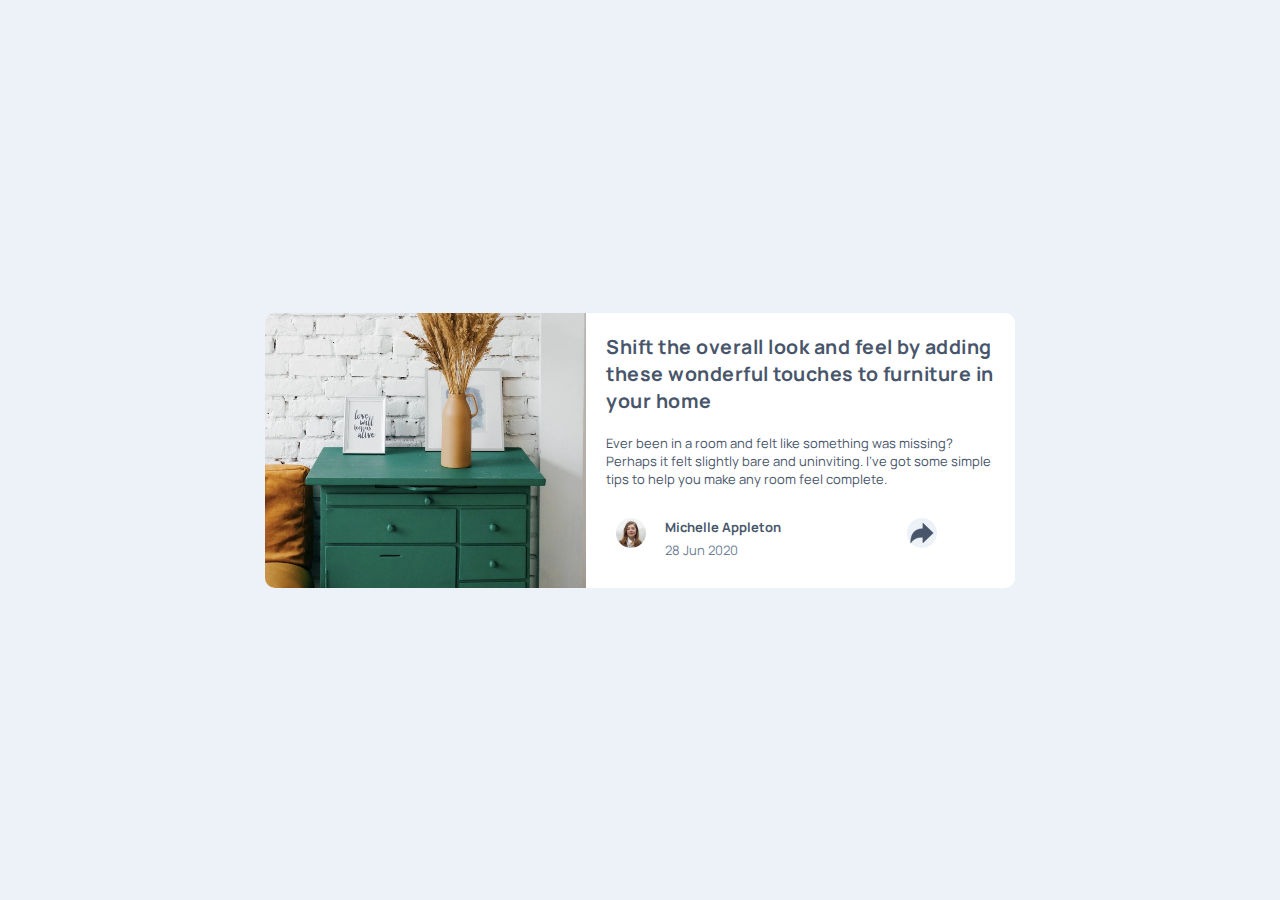
<file: assingment/article-preview-component-master/index.html>
<!DOCTYPE html>
<html lang="en">
  <head>
    <meta charset="UTF-8" />
    <meta name="viewport" content="width=device-width, initial-scale=1.0" />
    <!-- displays site properly based on user's device -->
    <link rel="preconnect" href="https://fonts.googleapis.com" />
    <link rel="preconnect" href="https://fonts.gstatic.com" crossorigin />
    <link
      href="https://fonts.googleapis.com/css2?family=Inter:wght@400;500;700&family=Kumbh+Sans:wght@400;500;700&family=Manrope:wght@400;500;700&family=Poppins:wght@400;500;700&family=Rubik:wght@400;500;600;700&display=swap"
      rel="stylesheet"
    />
    <link
      rel="icon"
      type="image/png"
      sizes="32x32"
      href="./images/favicon-32x32.png"
    />
    <link href="style.css" rel="stylesheet" />
    <title>Frontend Mentor | Article preview component</title>
  </head>
  <body>
    <div class="container">
      <img src="images/drawers.jpg" alt="drawers image" class="drawer" />
      <div class="container-details">
        <div class="description">
          <h2>
            Shift the overall look and feel by adding these wonderful touches to
            furniture in your home
          </h2>
          <p>
            Ever been in a room and felt like something was missing? Perhaps it
            felt slightly bare and uninviting. I've got some simple tips to help
            you make any room feel complete.
          </p>
        </div>
        <div class="author">
          <img src="images/avatar-michelle.jpg" class="author-img" />
          <div class="author-details">
            <h4>Michelle Appleton</h4>
            <p class="date">28 Jun 2020</p>
          </div>
          <div class="btn" onclick="myFunction()">
            <svg
              xmlns="http://www.w3.org/2000/svg"
              class="icon"
              viewBox="0 0 512 512"
            >
              <path
                d="M448 256L272 88v96C103.57 184 64 304.77 64 424c48.61-62.24 91.6-96 208-96v96z"
                stroke="currentColor"
                stroke-linejoin="round"
                stroke-width="10"
              />
            </svg>
            <span class="active" id="myPopup">
              <div><p class="share">share</p></div>
              <div class="act">
                <a href="#"> <img src="images/icon-facebook.svg" /> </a>
                <a href="#"> <img src="images/icon-pinterest.svg" /> </a>
                <a href="#"> <img src="images/icon-twitter.svg" /></a>
                <a href="#"></a>
              </div>
            </span>
          </div>
        </div>
      </div>
    </div>
    <script>
      function myFunction() {
        var active = document.getElementById("myPopup");
        active.classList.add("show");
      }
    </script>
  </body>
</html>
</file>
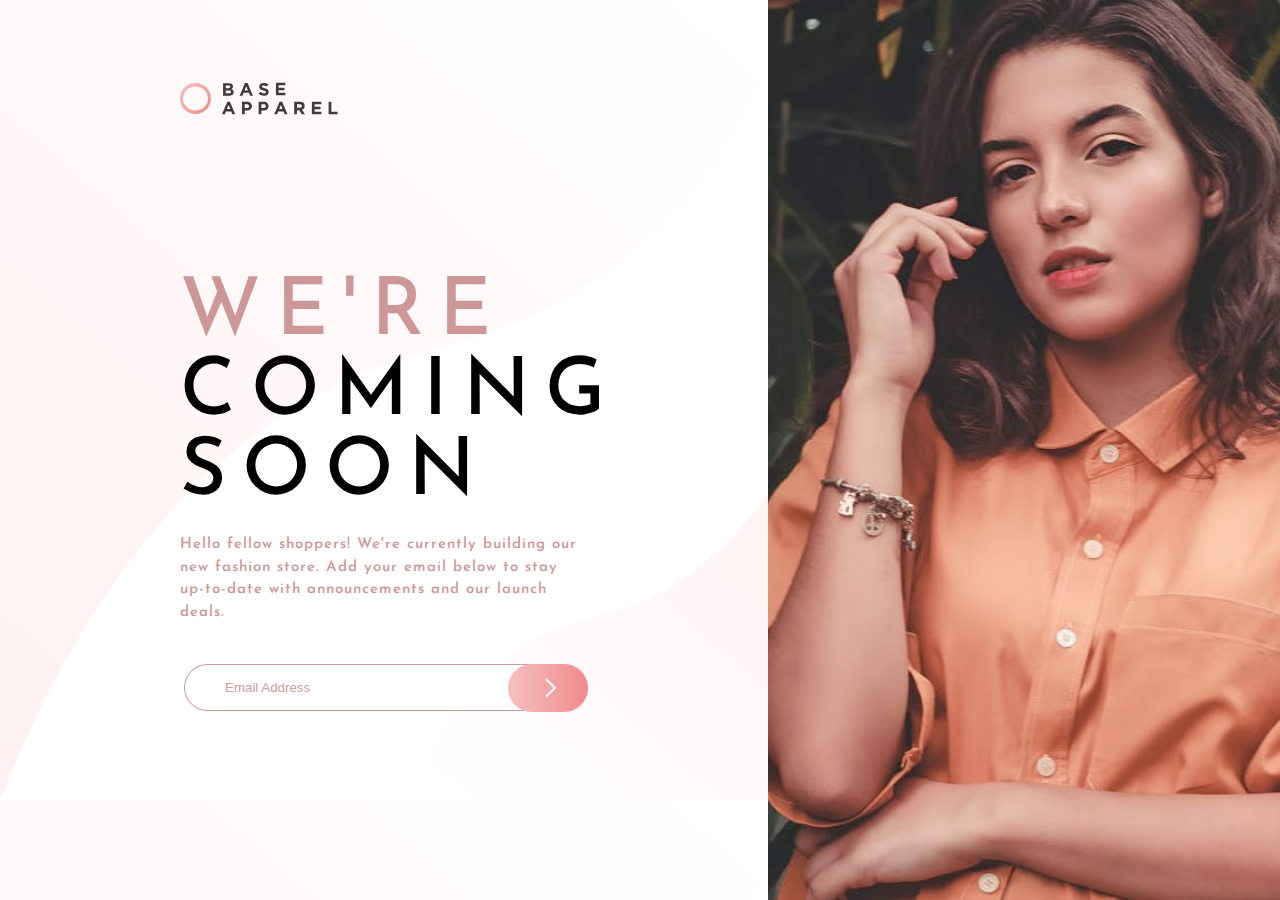
<file: assingment/base-apparel-coming-soon-master/index.html>
<!DOCTYPE html>
<html lang="en">
  <head>
    <meta charset="UTF-8" />
    <meta name="viewport" content="width=device-width, initial-scale=1.0" />
    <!-- displays site properly based on user's device -->

    <link
      rel="icon"
      type="image/png"
      sizes="32x32"
      href="./images/favicon-32x32.png"
    />
    <link rel="preconnect" href="https://fonts.googleapis.com">
<link rel="preconnect" href="https://fonts.gstatic.com" crossorigin>
<link href="https://fonts.googleapis.com/css2?family=Inter:wght@400;500;700&family=Josefin+Sans:wght@400;500;700&family=Kumbh+Sans:wght@400;500;700&family=Manrope:wght@400;500;700&family=Poppins:wght@400;500;700&family=Rubik:wght@400;500;600;700&display=swap" rel="stylesheet">
    <link href="style.css" rel="stylesheet" />
    <title>Frontend Mentor | Base Apparel coming soon page</title>
  </head>
  <body>
    <div class="container">
      <header class="content-img">
        <p><img src="images/logo.svg" alt="logo" class="logo" /></p>
      </header>
      <div class="side"></div>

      <main class="description">
        <p class="heading"><span>We're </span>coming soon</p>
        <p class="detail">
          Hello fellow shoppers! We're currently building our new fashion store.
          Add your email below to stay up-to-date with announcements and our
          launch deals.
        </p>
        <form>
          <div>
            <input
              type="text"
              class="email email-field"
              name="email"
              placeholder="Email Address"
              required
              pattern="[a-z0-9._%+-]+@[a-z0-9.-]+\.[a-z]{2,}$"
            />
            <p class="email-error-msg"></p>
          </div>
          <button class="free-trail"></button>
        </form>
      </main>
    </div>
    <!-- <footer>
      <p class="attribution">
        Challenge by
        <a href="https://www.frontendmentor.io?ref=challenge" target="_blank"
          >Frontend Mentor</a
        >. Coded by <a href="#">Your Name Here</a>.
      </p>
    </footer> -->
    <script>
      const freeButton = document.querySelector(".free-trail");
      const emailInput = document.querySelector(".email-field");
      const emailErrorMessage = document.querySelector(".email-error-msg ");
      const log = (event) => {
        const emailPattern = new RegExp("@");
        const emailResponse = emailPattern.test(emailInput.value);
        if (emailInput.value === "") {
          emailErrorMessage.textContent = "Email Address cannot be empty";
          emailErrorMessage.classList.add("error-txt");
          emailInput.classList.add("failed");
          event.preventDefault();
        } else if (emailResponse === false) {
          emailErrorMessage.textContent = "Looks like this is not an email";
          emailErrorMessage.classList.add("error-txt");
          emailInput.classList.add("failed");
          event.preventDefault();
        }
      };
      freeButton.addEventListener("click", (event) => log(event));
    </script>
  </body>
</html>
</file>
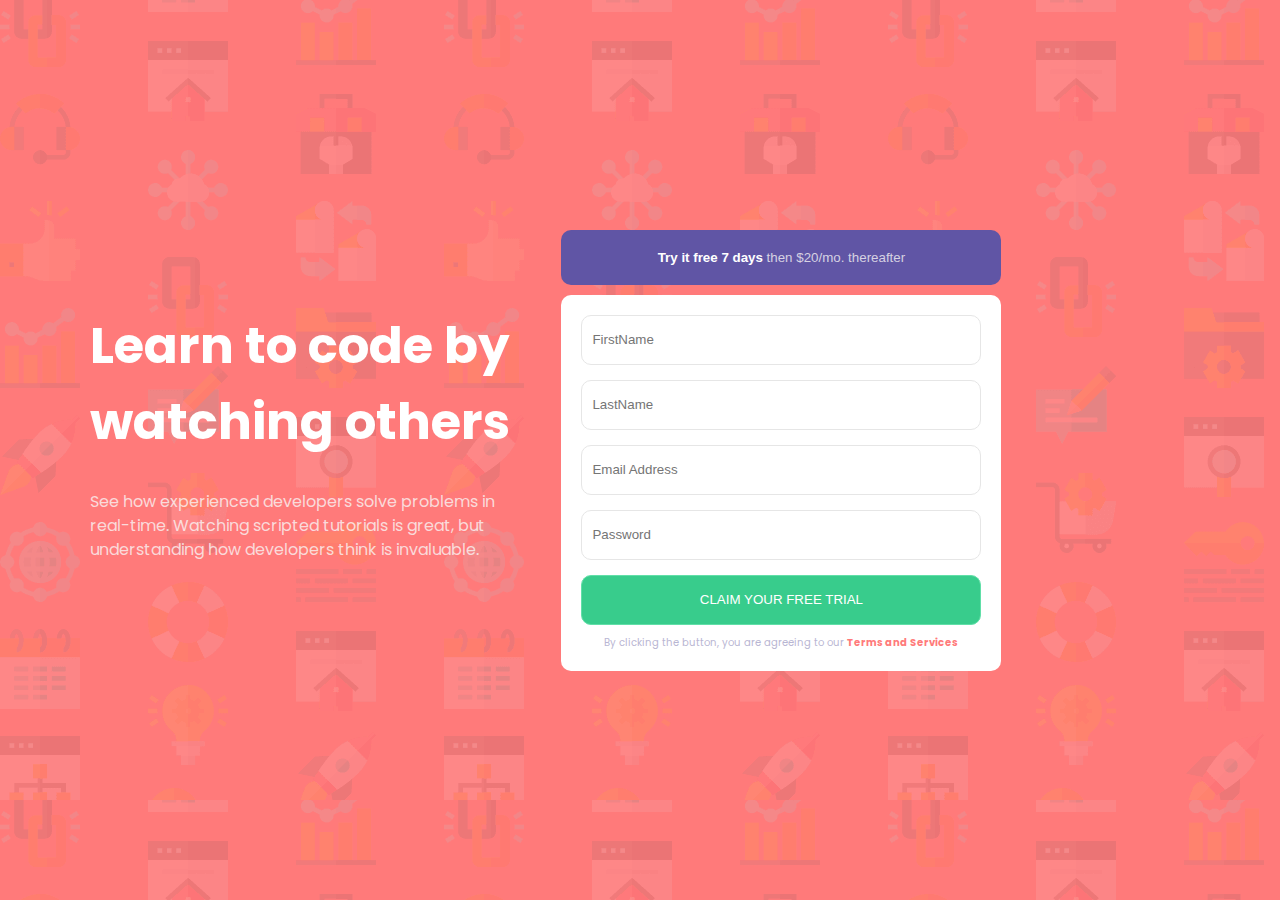
<file: assingment/intro-component-with-signup-form-master/index.html>
<!DOCTYPE html>
<html lang="en">
  <head>
    <meta charset="UTF-8" />
    <meta name="viewport" content="width=device-width, initial-scale=1.0" />
    <!-- displays site properly based on user's device -->

    <link
      rel="icon"
      type="image/png"
      sizes="32x32"
      href="./images/favicon-32x32.png"
    />
    <link rel="preconnect" href="https://fonts.googleapis.com" />
    <link rel="preconnect" href="https://fonts.gstatic.com" crossorigin />
    <link
      href="https://fonts.googleapis.com/css2?family=Inter:wght@400;500;700&family=Kumbh+Sans:wght@400;500;700&family=Poppins:wght@400;500;700&family=Rubik:wght@400;500;600;700&display=swap"
      rel="stylesheet"
    />
    <link href="style.css" rel="stylesheet" />
    <title>Frontend Mentor | Intro component with sign up form</title>
  </head>
  <body>
    <div class="container">
      <div class="heading">
        <h1>Learn to code by watching others</h1>
        <p>
          See how experienced developers solve problems in real-time. Watching
          scripted tutorials is great, but understanding how developers think is
          invaluable.
        </p>
      </div>
      <div class="form">
        <button class="trail">
          <p><strong>Try it free 7 days</strong> then $20/mo. thereafter</p>
        </button>
        <form method="post" class="sheet">
          <div>
            <input
              type="text"
              class="text fname-field"
              name="first-name"
              placeholder="FirstName"
              required
              pattern="[A-Za-z]"
            />
            <p class="fname-error-msg fname-success-msg"></p>
          </div>
          <div>
            <input
              type="text"
              class="text lname-field"
              name="last-name"
              placeholder="LastName"
              required
              pattern="[A-Za-z]"
            />
            <p class="lname-error-msg lname-success-msg"></p>
          </div>
          <div>
            <input
              type="text"
              class="text email-field"
              name="email"
              placeholder="Email Address"
              required
              pattern="[a-z0-9._%+-]+@[a-z0-9.-]+\.[a-z]{2,}$"
            />
            <p class="email-error-msg email-success-msg"></p>
          </div>
          <div>
            <input
              type="text"
              class="text pwd-field"
              name="pwd"
              placeholder="Password"
              required
              pattern="(?=.*\d)(?=.*[a-z])(?=.*[A-Z]).{8,}"
            />
            <p class="pwd-error-msg pwd-success-msg"></p>
          </div>
          <button class="free-trail">Claim your free trial</button>
          <p class="terms">
            By clicking the button, you are agreeing to our
            <span>Terms and Services</span>
          </p>
        </form>
      </div>
    </div>
    <script>
      const freeButton = document.querySelector(".free-trail");
      const fnameInput = document.querySelector(".fname-field");
      const lnameInput = document.querySelector(".lname-field");
      const emailInput = document.querySelector(".email-field");
      const pwdInput = document.querySelector(".pwd-field");
      const fnameErrorMessage = document.querySelector(".fname-error-msg");
      const lnameErrorMessage = document.querySelector(".lname-error-msg");
      const emailErrorMessage = document.querySelector(".email-error-msg");
      const pwdErrorMessage = document.querySelector(".pwd-error-msg");

      const log = (event) => {
        const namePattern = new RegExp("[0-9]");
        const nameResponse = namePattern.test(
          fnameInput.value,
          lnameInput.value
        );
        const emailPattern = new RegExp("@");
        const emailResponse = emailPattern.test(emailInput.value);
        const pwdPattern = new RegExp("\w");
        const pwdResponse = pwdPattern.test(pwdInput.value);

        if (fnameInput.value === "") {
          fnameErrorMessage.textContent = "First Name cannot be empty";
          fnameErrorMessage.classList.add("error-txt");
          fnameInput.classList.add("failed");
          event.preventDefault();
        }

        if (lnameInput.value === "") {
          lnameErrorMessage.textContent = "Last Name cannot be empty";
          lnameErrorMessage.classList.add("error-txt");
          lnameInput.classList.add("failed");
          event.preventDefault();
        }

        if (emailInput.value === "") {
          emailErrorMessage.textContent = "Email Address cannot be empty";
          emailErrorMessage.classList.add("error-txt");
          emailInput.classList.add("failed");
          event.preventDefault();
        } else if (emailResponse === false) {
          emailErrorMessage.textContent = "Looks like this is not an email";
          emailErrorMessage.classList.add("error-txt");
          emailInput.classList.add("failed");
          event.preventDefault();
        }

        if (pwdInput.value === "") {
          pwdErrorMessage.textContent = "Password cannot be empty";
          pwdErrorMessage.classList.add("error-txt");
          pwdInput.classList.add("failed");
          event.preventDefault();
        }
      };

      freeButton.addEventListener("click", (event) => log(event));
    </script>
  </body>
</html>
</file>
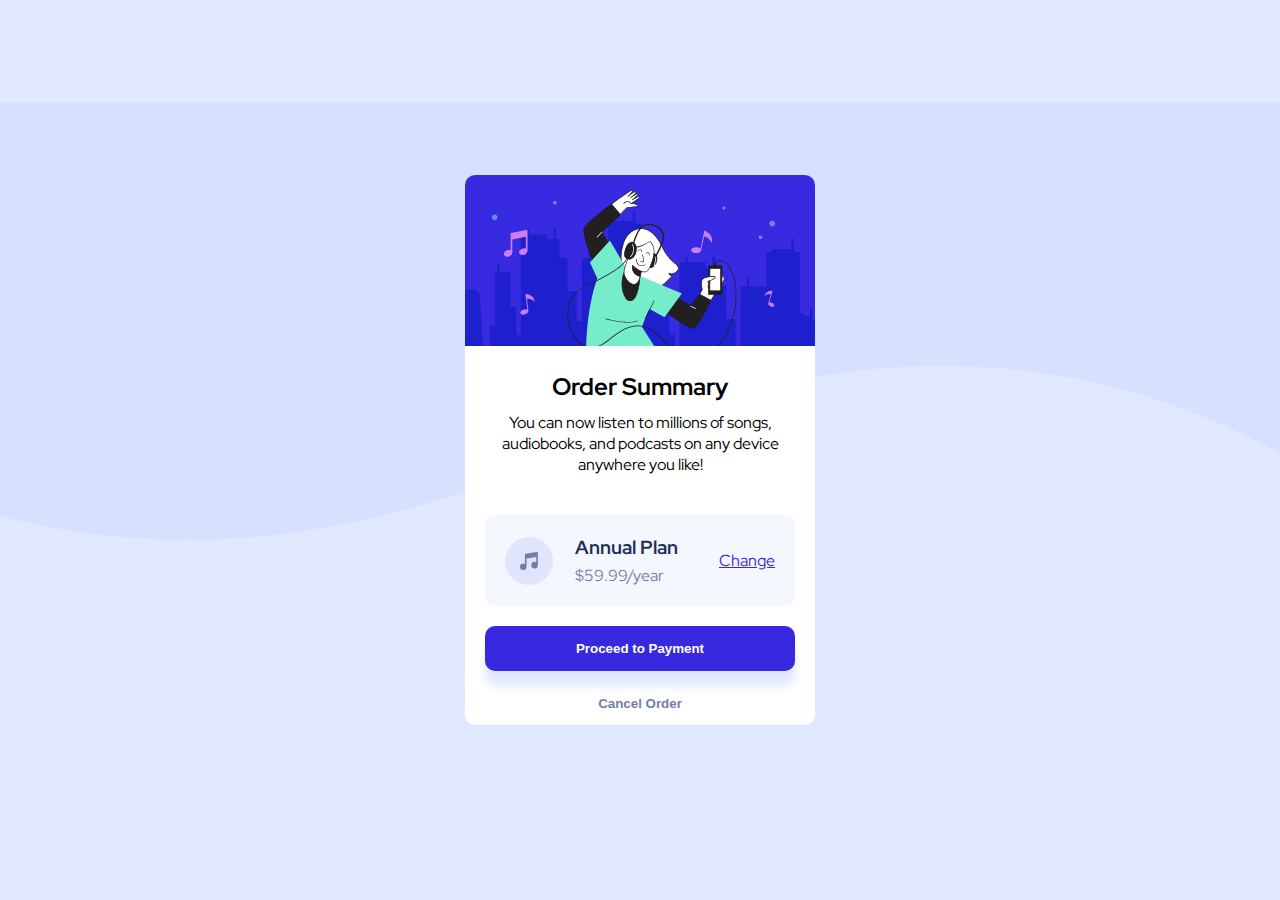
<file: assingment/order-summary-component-main/index.html>
<!DOCTYPE html>
<html lang="en">
  <head>
    <meta charset="UTF-8" />
    <meta name="viewport" content="width=device-width, initial-scale=1.0" />
    <!-- displays site properly based on user's device -->

    <link
      rel="icon"
      type="image/png"
      sizes="32x32"
      href="./images/favicon-32x32.png"
    />
    <link rel="preconnect" href="https://fonts.googleapis.com">
<link rel="preconnect" href="https://fonts.gstatic.com" crossorigin>
<link href="https://fonts.googleapis.com/css2?family=Inter:wght@400;500;700&family=Josefin+Sans:wght@400;500;700&family=Kumbh+Sans:wght@400;500;700&family=Manrope:wght@400;500;700&family=Poppins:wght@400;500;700&family=Red+Hat+Display:wght@400;500;700&family=Rubik:wght@400;500;600;700&display=swap" rel="stylesheet">
    <link href="style.css" rel="stylesheet" />

    <title>Frontend Mentor | Order summary card</title>
  </head>
  <body>
    <div class="container">
      <img class="background-img" src="images/illustration-hero.svg" />
      <div class="summary">
        <h2>Order Summary</h2>
        <p class="description">
          You can now listen to millions of songs, audiobooks, and podcasts on
          any device anywhere you like!
        </p>
      </div>
      <div class="btn">
        <div class="plan">
          <img src="images/icon-music.svg" />
          <div class="plan-detail">
            <h3>Annual Plan</h3>
            <p class="price">$59.99/year</p>
          </div>
          <a href="#">Change</a>
        </div>
        <div class="order">
          <button class="payment">Proceed to Payment</button>
          <button class="cancel">Cancel Order</button>
        </div>
      </div>
    </div>
  </body>
</html>
</file>
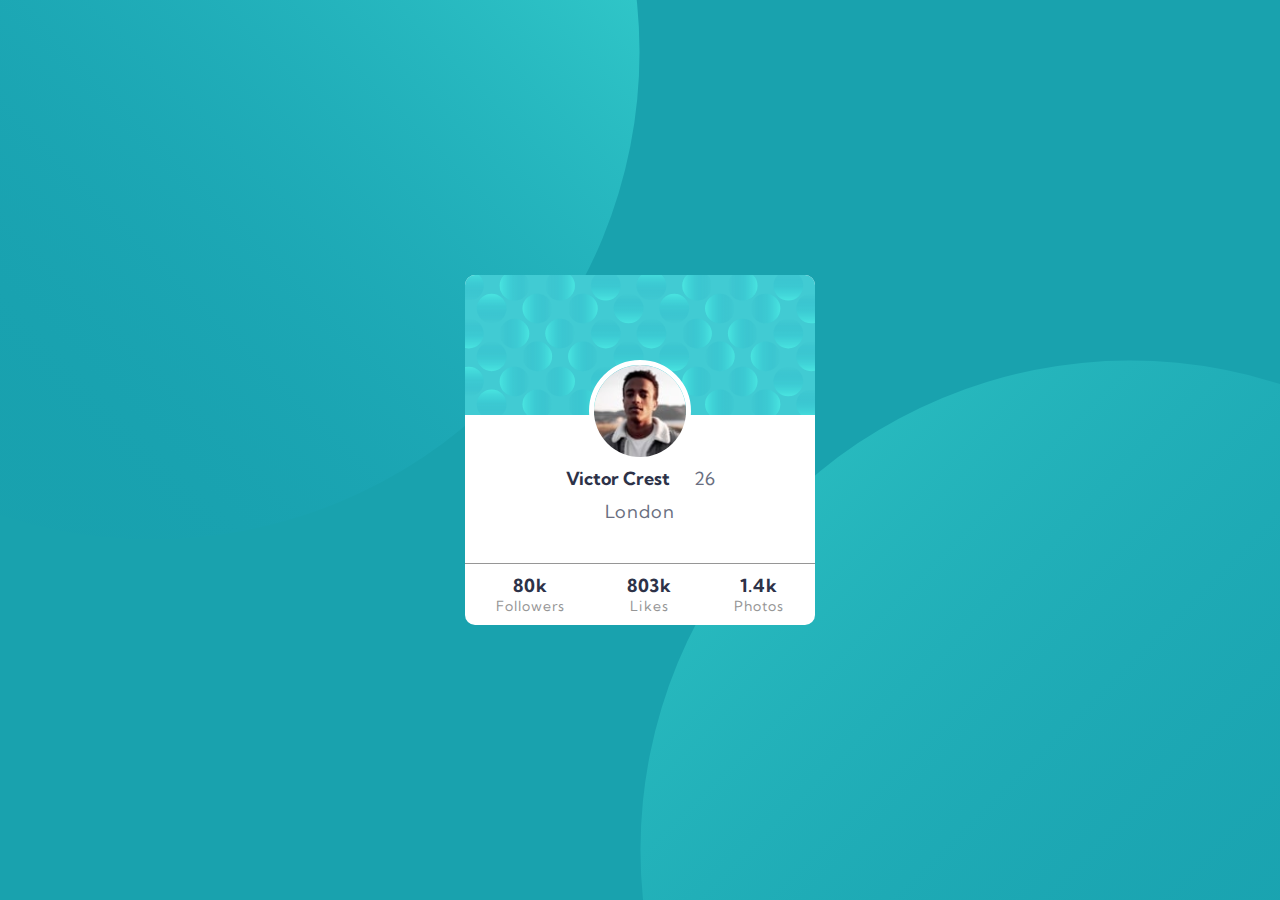
<file: assingment/profile-card-component-main/index.html>
<!DOCTYPE html>
<html lang="en">
  <head>
    <meta charset="UTF-8" />
    <meta name="viewport" content="width=device-width, initial-scale=1.0" />
    <!-- displays site properly based on user's device -->

    <link
      rel="icon"
      type="image/png"
      sizes="32x32"
      href="./images/favicon-32x32.png"
    />
    <link rel="preconnect" href="https://fonts.googleapis.com" />
    <link rel="preconnect" href="https://fonts.gstatic.com" crossorigin />
    <link
      href="https://fonts.googleapis.com/css2?family=Inter:wght@400;500;700&family=Kumbh+Sans:wght@400;500;700&family=Rubik:wght@400;500;600;700&display=swap"
      rel="stylesheet"
    />
    <link href="style.css" rel="stylesheet" />
    <title>Frontend Mentor | Profile card component</title>

    <!-- Feel free to remove these styles or customise in your own stylesheet 👍 -->
    <!-- <style>
    .attribution { font-size: 11px; text-align: center; }
    .attribution a { color: hsl(228, 45%, 44%); }
  </style> -->
  </head>
  <body>
    <div class="container-box">
      <div class="card-image">
        <img src="images/bg-pattern-card.svg" />

        <img
          src="images/image-victor.jpg"
          alt="image of victor"
          class="image-victor"
        />
        <p class="content"><strong>Victor Crest </strong> 26</p>
        <p class="place">London</p>
      </div>
      <div class="grid">
        <div class="footer">
          <span class="k">80k</span>
          <p class="count">Followers</p>
        </div>
        <div class="footer">
          <span class="k">803k</span>
          <p class="count">Likes</p>
        </div>
        <div class="footer">
          <span class="k">1.4k</span>
          <p class="count">Photos</p>
        </div>
      </div>
    </div>
  </body>
</html>
</file>
<file: assingment/article-preview-component-master/style.css>
* {
  margin: 0;
  padding: 0;
  box-sizing: border-box;
}
body {
  display: flex;
  align-items: center;
  justify-content: center;
  height: 100vh;
  max-width: 100vw;
  font-size: 13px;
  font-family: "Manrope";
  background-color: hsl(210, 46%, 95%);
  color: hsl(217, 19%, 35%);
}
.container {
  display: grid;
  grid-template-columns: 1.5fr 2fr;
  max-width: 750px;
  height: 275px;
  background-color: #fff;
  border-radius: 10px;
  overflow: hidden;
  box-shadow: 0px 10px 20px hsl(210, 46%, 95%);
}
.drawer {
  height: 100%;
  width: 100%;
}
.container-details {
  margin: 20px;
}
h2 {
  margin-bottom: 20px;
  letter-spacing: 0.5px;
}
.description {
  margin-bottom: 20px;
}
.author {
  display: grid;
  grid-template-columns: 0.5fr 2.5fr 0.8fr;
  padding: 10px;
}
.author-img {
  border-radius: 50%;
  height: 30px;
  width: 30px;
}
.author-details {
  text-align: left;
}
h4 {
  color: hsl(217, 19%, 35%);
}
.date {
  color: hsl(214, 17%, 51%);
  margin-top: 5px;
}
.icon {
  fill: hsl(217, 19%, 35%);
}
.icon:hover,
.icon:active {
  fill: #fff;
}
.btn:hover,
.btn:active {
  background-color: hsl(217, 19%, 35%);
}
.active {
  display: flex;
  padding: 8px;
}
.share {
  text-transform: uppercase;
}

.btn {
  position: relative;
  cursor: pointer;
  background: hsl(210, 46%, 95%);
  border-radius: 100%;
  width: 30px;
  height: 30px;
}

.active {
  visibility: hidden;
  display: flex;
  flex-direction: row;
  width: 180px;
  background: hsl(217, 19%, 35%);
  color: hsl(212, 23%, 69%);
  gap: 10px;
  align-items: center;
  justify-content: center;
  border-radius: 5px;
  position: absolute;
  bottom: 125%;
  left: 20%;
  margin-left: -80px;
  letter-spacing: 3px;
}

.active::after {
  content: "";
  position: absolute;
  top: 100%;
  left: 50%;
  margin-left: -5px;
  border-width: 5px;
  border-style: solid;
  border-color: hsl(217, 19%, 35%) transparent transparent transparent;
}

.btn .show {
  visibility: visible;
}

@media (max-width: 600px) {
  .container {
    display: flex;
    flex-direction: column;
    max-width: 375px;
    height: 90%;
    background-color: #fff;
    border-radius: 10px;
    overflow: hidden;
    box-shadow: 0px 10px 80px hsl(210, 46%, 95%);
    margin: 20px;
  }
  h2 {
    margin-top: 10px;
    margin-bottom: 20px;
    letter-spacing: 0.5px;
  }
  .drawer {
    height: 80%;
    width: 100%;
  }
  .active {
    visibility: hidden;
    display: flex;
    width: 330px;
    height: 80px;
    background: hsl(217, 19%, 35%);
    color: hsl(212, 23%, 69%);
    gap: 20px;
    align-items: center;
    justify-content: start;
    border-radius: 0 0 10px 10px;
    position: absolute;
    bottom: -100%;
    padding: 20px;
    margin-left: -250px;
    letter-spacing: 3px;

    
  }
  .act {
    display: flex;
    gap: 20px;
  }

  .active::after {
    visibility: hidden;
  }
  .act a:last-child {
    background-image: url("./images/arrow-redo-outline.svg");
    height: 30px;
    width: 30px;
    padding: 10px;
    z-index: 1;
    cursor: pointer;
    background-color: hsl(210, 46%, 95%);
    border-radius: 100%;
    outline: none;
    margin-left: 20px;
  }
}
</file>
<file: assingment/base-apparel-coming-soon-master/style.css>
* {
  margin: 0;
  padding: 0;
  box-sizing: border-box;
}
body {
  font-size: 16px;
  font-family: "Josefin Sans";
  background-image: url(images/bg-pattern-desktop.svg);
}
.container {
  height: 100vh;
  display: grid;
  grid-template-columns: 60% 40%;
  grid-template-areas:
    "header side"
    "main   side"
    "main   side";
}
header {
  grid-area: header;
  display: grid;
  align-items: center;
  height: 200px;
  padding: 0 180px;
}
.side {
  grid-area: side;
  background-image: url("./images/hero-desktop.jpg");
  background-repeat: no-repeat;
  background-size: cover;
}

main {
  grid-area: main;
  padding: 0 180px;
  max-width: 800px;
}
.heading {
  font-size: 80px;
  margin-top: -20px;
  font-weight: 500;
  text-transform: uppercase;
  letter-spacing: 15px;
  line-height: 1;
}
.heading span {
  font-weight: 5px;
  color: hsl(0, 36%, 70%);
}
.detail {
  color: hsl(0, 36%, 70%);
  margin-top: 20px;
  line-height: 1.5;
  letter-spacing: 1px;
  margin-bottom: 40px;
  font-size: 15px;
  font-weight: 545;
}
form {
  display: flex;
  justify-content: space-around;
  align-items: center;
  position: relative;
  flex-direction: row;
}
.email {
  padding: 15px;
  width: 400px;
  border: 1px solid hsla(0, 36%, 70%, 0.961);
  border-radius: 50px;
  outline: none;
  padding-left: 40px;
}
::placeholder {
  color: hsla(0, 36%, 70%, 0.963);
}
.free-trail {
  display: flex;
  align-items: center;
  justify-content: center;
  width: 80px;
  height: 48px;
  border: none;
  background-image: url("./images/icon-arrow.svg"),
    linear-gradient(to right, hsl(0, 80%, 86%), hsl(0, 74%, 74%));
  border-radius: 50px;
  position: absolute;
  background-repeat: no-repeat;
  background-position: 55% 50%;
  outline: none;

  right: 0;
}
.free-trail:hover,
.free-trail:active {
  width: 80px;
  height: 48px;
  box-shadow: 0px 3px 3px hsl(0, 80%, 86%);
  cursor: pointer;
  position: absolute;
  outline: none;
}
.failed {
  background-image: url("./images/icon-error.svg");
  background-repeat: no-repeat;
  background-position: 75% 50%;
  border: 2px solid hsla(354, 100%, 66%, 0.3);
}

.error-txt {
  color: hsl(0, 1%, 33%);
  font-size: 0.9rem;
  margin-left: 100px;
  color: red;
  position: absolute;
}
@media (max-width: 600px) {
  body {
    display: flex;
    justify-content: center;
    width: 100vw;
    height: 100vh;
    margin-top: 0;
    padding-top: 0;
  }
  .container {
    height: 90vh;
    width: 100vw;
    display: flex;
    flex-direction: column;
    justify-content: center;
    align-items: center;
  }
  header {
    width: 300px;
    height: 100px;
    padding: 0;
    margin-top: 0;
  }
  .side {
    background-image: url("./images/hero-desktop.jpg");
    background-repeat: no-repeat;
    background-size: cover;
    width: 100%;
    height: 70%;
  }
  main {
    padding: 0 20px;
  }
  .heading {
    font-size: 40px;
    font-weight: 500;
    text-transform: uppercase;
    letter-spacing: 5px;
    line-height: 1;
    margin-top: 0px;
    text-align: center;
    margin-bottom: 0;
  }
  .detail {
    color: hsl(0, 36%, 70%);
    line-height: 1.5;
    width: 100%;
    letter-spacing: 1px;
    margin-bottom: 20px;
    font-size: 15px;
    font-weight: 545;
    text-align: center;
  }
  .heading span {
    font-weight: 5px;
    color: hsl(0, 36%, 70%);
  }

  .email {
    padding: 15px;
    width: 250px;
    border: 1px solid hsla(0, 36%, 70%, 0.961);
    border-radius: 50px;
    outline: none;
    padding-left: 40px;
    margin-left: 40px;
  }
  .form {
    display: flex;
    justify-content: space-evenly;
    align-items: center;
    position: relative;
    flex-direction: row;
  }
  .error-txt {
    color: hsl(0, 1%, 33%);
    font-size: 0.9rem;
    margin-left: 80px;
    color: red;
    position: absolute;
  }
}
</file>
<file: assingment/intro-component-with-signup-form-master/style.css>
* {
  margin: 0;
  padding: 0;
  box-sizing: border-box;
}
body {
  display: flex;
  align-items: center;
  justify-content: center;
  background-image: url("./images/bg-intro-desktop.png");
  background-color: hsl(0, 100%, 74%);
  font-size: 16px;
  height: 100vh;
  width: 100vw;
  font-family: "Poppins";
}
.container {
  display: grid;
  grid-template-columns: 1.5fr 2fr;
  width: 1100px;
}
h1 {
  font-size: 50px;
  font-weight: 700;
  color: #fff;
}
.heading {
  display: flex;
  flex-direction: column;
  align-items: center;
  justify-content: center;
}
.heading p {
  color: rgba(249, 246, 246, 0.781);
  line-height: 1.5;
  padding: 30px;
  padding-left: 0;
}
.trail {
  width: 70%;
  border: none;
  padding: 20px;
  border-radius: 10px;
  background-color: hsl(248, 32%, 49%);
  color: rgba(249, 246, 246, 0.886);
  text-align: center;
  margin-bottom: 10px;
  cursor: pointer;
}

button p {
  color: rgba(249, 245, 245, 0.781);
}
button strong {
  color: #fff;
}

.sheet {
  width: 70%;
  background-color: #fff;
  padding: 20px;
  border-radius: 10px;
}
.sheet div input:focus {
  outline: none;
  border: 1px solid hsl(248, 32%, 49%);
  box-shadow: 0 0 10px #9ecaed;
}
.text {
  width: 100%;
  height: 50px;
  margin-bottom: 15px;
  text-align: start;
  padding: 10px;
  border: 1px solid hsl(0, 0%, 90%);
  border-radius: 10px;
}

.free-trail {
  width: 100%;
  background-color: hsl(154, 59%, 51%);
  border: 1px solid rgb(97, 223, 168);
  height: 50px;
  color: #fff;
  border-radius: 10px;
  text-transform: uppercase;
}
.terms {
  font-size: 10px;
  margin-top: 10px;
  color: hsl(246, 25%, 77%);
  text-align: center;
}
.terms span {
  color: hsl(0, 100%, 74%);
  font-weight: 700;
}
.free-trail:hover,
.free-trail:active {
  cursor: pointer;
  background-color: rgba(118, 248, 192, 0.694);
  border: 2px solid hsl(154, 59%, 51%);
}
.failed {
  border: 2px solid hsla(354, 100%, 66%, 0.3);
  background-image: url("./images/icon-error.svg");
  background-repeat: no-repeat;
  background-position: 95% 50%;
}

.error-txt {
  color: hsl(0, 1%, 33%);
  font-size: 0.8rem;
  font-style: italic;
  margin-left: 250px;
  margin-top: -5px;
}

@media (max-width: 600px) {
  .container {
    display: flex;
    flex-direction: column;
    width: 350px;
    height: 100%;
    justify-content: center;
    margin: 0 20px;
  }
  h1 {
    font-size: 25px;
    font-weight: 600;
    color: #fff;
    text-align: center;
  }
  .heading p {
    color: rgba(249, 246, 246, 0.781);
    line-height: 1.5;
    padding: 10px;
    padding-left: 0;
    text-align: center;
  }
  .form {
    display: flex;
    flex-direction: column;
    align-items: center;
    justify-content: center;
  }
  .trail {
    width: 90%;
    border: none;
    padding: 20px 0;
    border-radius: 10px;
    background-color: hsl(248, 32%, 49%);
    color: rgba(249, 246, 246, 0.886);
    text-align: center;
    margin-bottom: 10px;
    cursor: pointer;
  }

  button p {
    color: rgba(249, 245, 245, 0.781);
  }
  button strong {
    color: #fff;
  }
  .free-trail {
    width: 100%;
    background-color: hsl(154, 59%, 51%);
    border: 1px solid rgb(97, 223, 168);
    height: 50px;
    color: #fff;
    border-radius: 10px;
    text-transform: uppercase;
  }

  .sheet {
    width: 90%;
    background-color: #fff;
    padding: 10px;
    border-radius: 10px;
  }
  .error-txt {
    color: hsl(0, 1%, 33%);
    font-size: 0.8rem;
    font-style: italic;
    margin-left: 40px;
  }
}
</file>
<file: assingment/order-summary-component-main/style.css>
* {
  margin: 0;
  padding: 0;
  box-sizing: border-box;
}
body {
  display: flex;
  align-items: center;
  justify-content: center;
  height: 100vh;
  width: 100vw;
  font-size: 16px;
  font-family: "Red Hat Display";
  background-image: url("images/pattern-background-desktop.svg");
  background-position: right 0vw bottom 40vh, left 40vw top 0vh;
  background-repeat: no-repeat;
  background-color: hsl(225, 100%, 94%);
}
.container {
  width: 350px;
  height: 550px;
  background-color: #fff;
  border-radius: 10px;
  overflow: hidden;
}
.background-img {
  width: 100%;
}
.description {
  text-align: center;
}
.summary {
  padding: 20px;
}
h2 {
  text-align: center;
  margin-bottom: 10px;
}
.btn {
  padding: 20px;
}
.plan {
  display: flex;
  align-items: center;
  justify-content: space-between;
  gap: 10px;
  border-radius: 10px;
  background-color: hsl(225, 100%, 98%);
  padding: 20px;
  margin-bottom: 20px;
}
.plan-detail {
  margin-left: -20px;
}
h3 {
  color: hsl(223, 47%, 23%);
}
.price {
  margin-top: 5px;
  text-align: start;
  color: hsl(224, 23%, 55%);
}
a:link,
a:visited {
  border: none;

  color: hsl(245, 75%, 52%);
  cursor: pointer;
}
a:hover,
a:active {
  text-decoration: none;
}

.order {
  display: flex;
  flex-direction: column;
  gap: 25px;
}
.payment {
  background-color: hsl(245, 75%, 52%);
  color: #fff;
  padding: 15px;

  border-radius: 10px;
  border: none;
  box-shadow: 0px 15px 10px hsl(225, 100%, 94%);
  cursor: pointer;
  font-weight: bold;
}
.cancel {
  border: none;
  background-color: inherit;
  font-weight: bold;
  color: hsl(224, 23%, 55%);
  cursor: pointer;
}
</file>
<file: assingment/profile-card-component-main/style.css>
* {
  margin: 0;
  padding: 0;
  box-sizing: border-box;
}
body {
  font-size: 18px;
  font-family: "Kumbh Sans";
  height: 100vh;
  width: 100vw;
  display: flex;
  align-items: center;
  justify-content: center;
  background-color: hsl(185, 75%, 39%);
  background-image: url("./images/bg-pattern-top.svg"),
    url("./images/bg-pattern-bottom.svg");
  background-position: right 50vw bottom 40vh, left 50vw top 40vh;
  background-repeat: no-repeat;
}

.container-box {
  background-color: white;
  width: 350px;
  margin: 0 auto;
  height: 350px;
  border-radius: 10px;
  overflow: hidden;
}
.image-victor {
  height: 6.4rem;
  width: 6.4rem;
  border-radius: 50%;
  border: 5px solid white;
  margin-top: -60px;
}
.card-image {
  color: hsl(227, 10%, 46%);
  text-align: center;
  margin-bottom: 40px;
}
.content {
  margin-bottom: 10px;
}
strong {
  padding-right: 20px;
  color: hsl(229, 23%, 23%);
}
.place {
  letter-spacing: 1px;
}
.count {
  font-size: 14px;
  color: hsl(0, 0%, 59%);
}
.k {
  font-family: "Kumbh Sans";
  font-weight: 700;
  color: hsl(229, 23%, 23%);
}
.grid {
  display: flex;
  align-items: center;
  justify-content: space-around;
  flex-direction: row;
  border-top: 0.2px solid hsl(0, 0%, 59%);
  padding-top: 10px;
}
.footer {
  text-align: center;
  letter-spacing: 1.1px;
}
</file>
